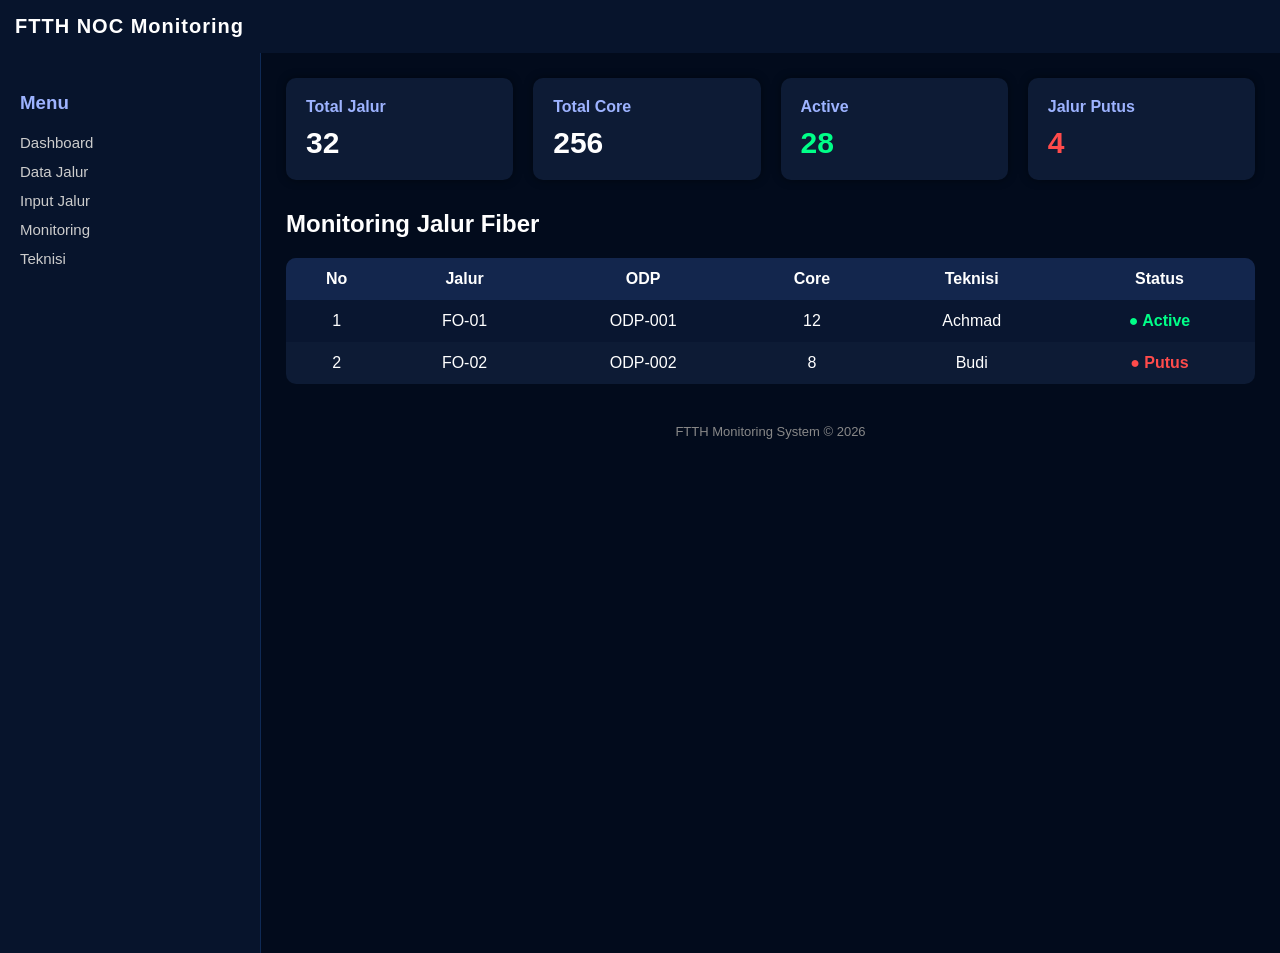
<file: index.html>
<!DOCTYPE html>
<html>
<head>
<title>FTTH NOC Monitoring</title>

<meta name="viewport" content="width=device-width, initial-scale=1">

<style>

body{
margin:0;
font-family:Arial;
background:#020b1c;
color:white;
}

/* HEADER */

header{
background:#07142c;
padding:15px;
font-size:20px;
font-weight:bold;
letter-spacing:1px;
}

/* LAYOUT */

.container{
display:flex;
min-height:100vh;
}

/* SIDEBAR */

.sidebar{
width:220px;
background:#07142c;
padding:20px;
border-right:1px solid #0f2a55;
}

.sidebar h3{
margin-bottom:20px;
color:#9db3ff;
}

.sidebar a{
display:block;
color:#ccc;
text-decoration:none;
margin:12px 0;
font-size:15px;
transition:0.3s;
}

.sidebar a:hover{
color:#00eaff;
padding-left:5px;
}

/* MAIN */

.main{
flex:1;
padding:25px;
}

/* CARDS */

.cards{
display:grid;
grid-template-columns:repeat(auto-fit,minmax(200px,1fr));
gap:20px;
margin-bottom:30px;
}

.card{
background:#0d1b35;
padding:20px;
border-radius:10px;
box-shadow:0 0 10px rgba(0,0,0,0.4);
transition:0.3s;
}

.card:hover{
transform:translateY(-3px);
}

.card h3{
margin:0;
font-size:16px;
color:#9db3ff;
}

.card p{
font-size:30px;
margin:10px 0 0;
font-weight:bold;
}

/* TABLE */

table{
width:100%;
border-collapse:collapse;
background:#0d1b35;
border-radius:10px;
overflow:hidden;
}

th,td{
padding:12px;
text-align:center;
}

th{
background:#13264d;
}

tr:nth-child(even){
background:#091630;
}

/* STATUS */

.active{
color:#00ff88;
font-weight:bold;
}

.putus{
color:#ff4b4b;
font-weight:bold;
}

/* FOOTER */

footer{
margin-top:40px;
text-align:center;
color:#888;
font-size:13px;
}

/* RESPONSIVE */

@media(max-width:768px){

.container{
flex-direction:column;
}

.sidebar{
width:100%;
display:flex;
overflow:auto;
}

.sidebar a{
margin-right:15px;
}

}

</style>
</head>
  <link rel="manifest" href="manifest.json">
<meta name="theme-color" content="#07142c">

<body>

<header>FTTH NOC Monitoring</header>

<div class="container">

<div class="sidebar">
<h3>Menu</h3>
<a href="index.html">Dashboard</a>
<a href="data-jalur.html">Data Jalur</a>
<a href="input-jalur.html">Input Jalur</a>
<a href="monitoring.html">Monitoring</a>
<a href="teknisi.html">Teknisi</a>
</div>

<div class="main">

<div class="cards">

<div class="card">
<h3>Total Jalur</h3>
<p>32</p>
</div>

<div class="card">
<h3>Total Core</h3>
<p>256</p>
</div>

<div class="card">
<h3>Active</h3>
<p style="color:#00ff88;">28</p>
</div>

<div class="card">
<h3>Jalur Putus</h3>
<p style="color:#ff4b4b;">4</p>
</div>

</div>

<h2>Monitoring Jalur Fiber</h2>

<table>

<tr>
<th>No</th>
<th>Jalur</th>
<th>ODP</th>
<th>Core</th>
<th>Teknisi</th>
<th>Status</th>
</tr>

<tr>
<td>1</td>
<td>FO-01</td>
<td>ODP-001</td>
<td>12</td>
<td>Achmad</td>
<td class="active">● Active</td>
</tr>

<tr>
<td>2</td>
<td>FO-02</td>
<td>ODP-002</td>
<td>8</td>
<td>Budi</td>
<td class="putus">● Putus</td>
</tr>

</table>

<footer>
FTTH Monitoring System © 2026
</footer>

</div>
</div>

</body>
</html>
</file>
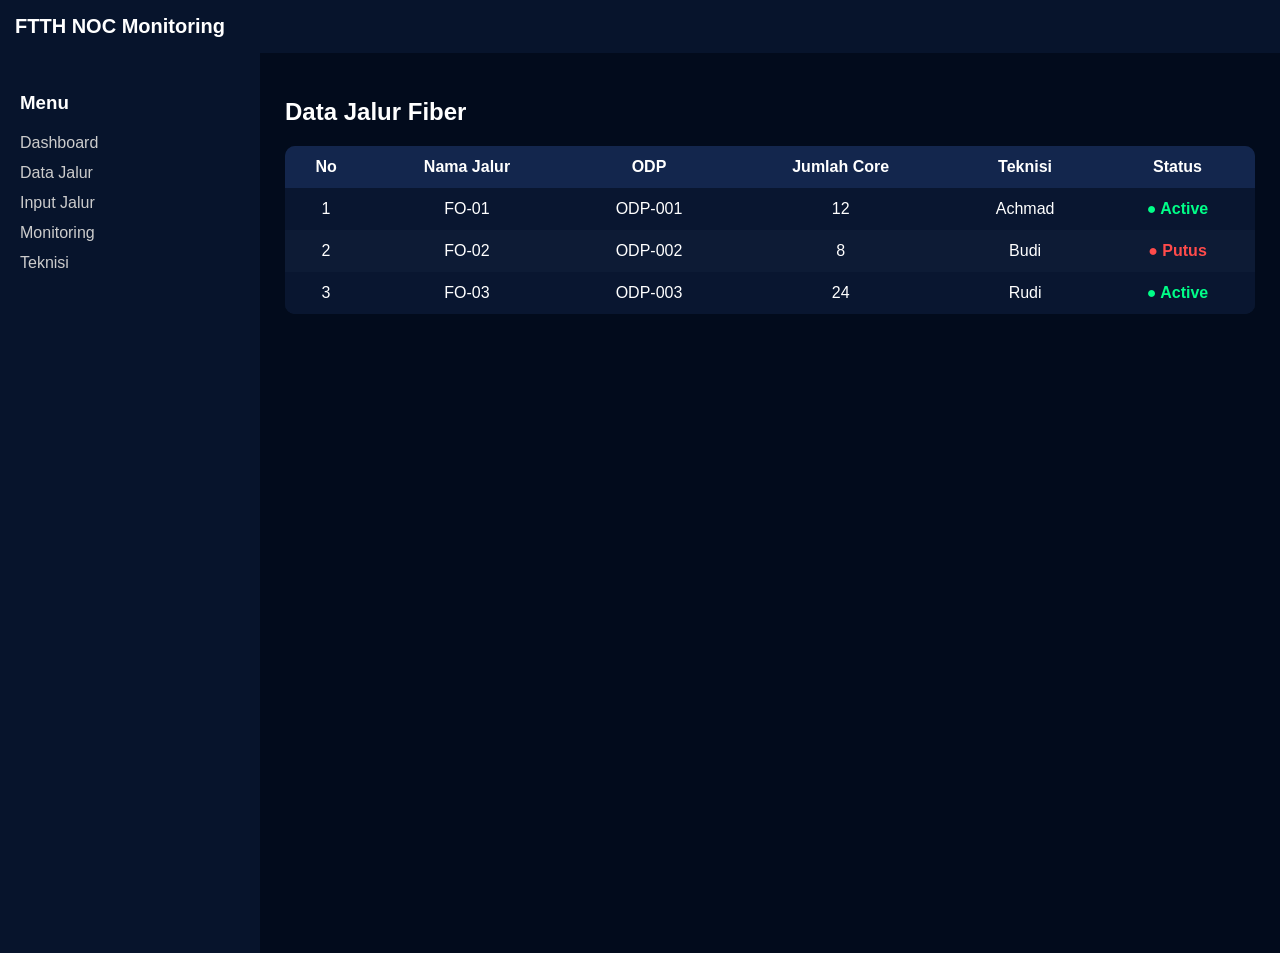
<file: data-jalur.html>
<!DOCTYPE html>
<html>
<head>
<title>Data Jalur Fiber</title>

<style>

body{
margin:0;
font-family:Arial;
background:#020b1c;
color:white;
}

header{
background:#07142c;
padding:15px;
font-size:20px;
font-weight:bold;
}

.container{
display:flex;
min-height:100vh;
}

/* SIDEBAR */

.sidebar{
width:220px;
background:#07142c;
padding:20px;
}

.sidebar h3{
margin-bottom:20px;
}

.sidebar a{
display:block;
color:#ccc;
text-decoration:none;
margin:12px 0;
}

.sidebar a:hover{
color:#00eaff;
}

/* MAIN */

.main{
flex:1;
padding:25px;
}

/* TABLE */

table{
width:100%;
border-collapse:collapse;
background:#0d1b35;
border-radius:10px;
overflow:hidden;
}

th,td{
padding:12px;
text-align:center;
}

th{
background:#13264d;
}

tr:nth-child(even){
background:#091630;
}

.active{
color:#00ff88;
font-weight:bold;
}

.putus{
color:#ff4b4b;
font-weight:bold;
}

</style>
</head>

<body>

<header>FTTH NOC Monitoring</header>

<div class="container">

<div class="sidebar">

<h3>Menu</h3>

<a href="index.html">Dashboard</a>
<a href="data-jalur.html">Data Jalur</a>
<a href="input-jalur.html">Input Jalur</a>
<a href="monitoring.html">Monitoring</a>
<a href="teknisi.html">Teknisi</a>

</div>

<div class="main">

<h2>Data Jalur Fiber</h2>

<table>

<tr>
<th>No</th>
<th>Nama Jalur</th>
<th>ODP</th>
<th>Jumlah Core</th>
<th>Teknisi</th>
<th>Status</th>
</tr>

<tr>
<td>1</td>
<td>FO-01</td>
<td>ODP-001</td>
<td>12</td>
<td>Achmad</td>
<td class="active">● Active</td>
</tr>

<tr>
<td>2</td>
<td>FO-02</td>
<td>ODP-002</td>
<td>8</td>
<td>Budi</td>
<td class="putus">● Putus</td>
</tr>

<tr>
<td>3</td>
<td>FO-03</td>
<td>ODP-003</td>
<td>24</td>
<td>Rudi</td>
<td class="active">● Active</td>
</tr>

</table>

</div>
</div>

</body>
</html>
</file>
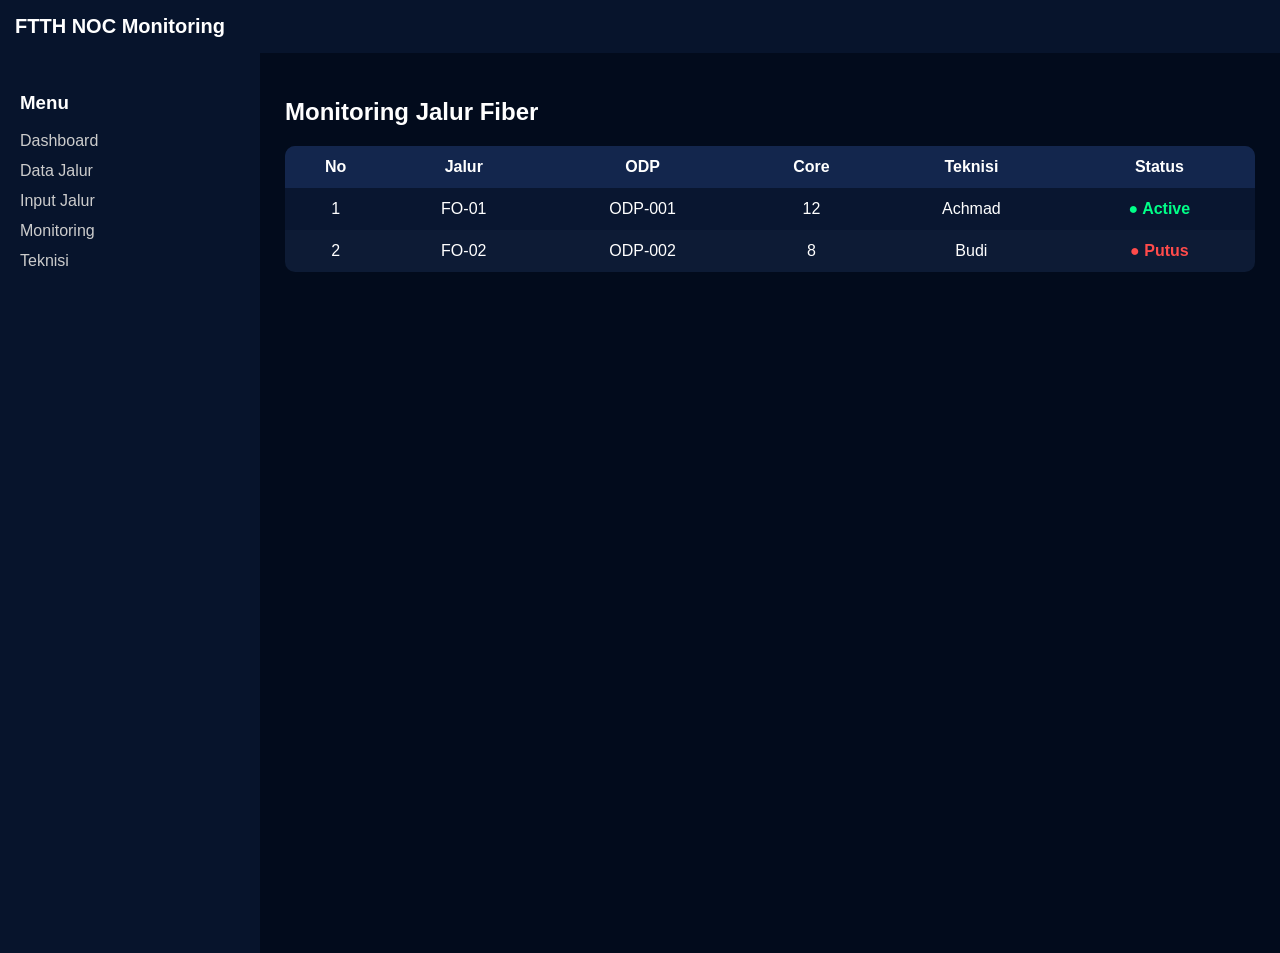
<file: monitoring.html>
<!DOCTYPE html>
<html>
<head>
<title>Monitoring Fiber</title>

<style>

body{
margin:0;
font-family:Arial;
background:#020b1c;
color:white;
}

header{
background:#07142c;
padding:15px;
font-size:20px;
font-weight:bold;
}

.container{
display:flex;
min-height:100vh;
}

/* SIDEBAR */

.sidebar{
width:220px;
background:#07142c;
padding:20px;
}

.sidebar a{
display:block;
color:#ccc;
text-decoration:none;
margin:12px 0;
}

.sidebar a:hover{
color:#00eaff;
}

/* MAIN */

.main{
flex:1;
padding:25px;
}

/* TABLE */

table{
width:100%;
border-collapse:collapse;
background:#0d1b35;
border-radius:10px;
overflow:hidden;
}

th,td{
padding:12px;
text-align:center;
}

th{
background:#13264d;
}

tr:nth-child(even){
background:#091630;
}

.active{
color:#00ff88;
font-weight:bold;
}

.putus{
color:#ff4b4b;
font-weight:bold;
}

</style>
</head>

<body>

<header>FTTH NOC Monitoring</header>

<div class="container">

<div class="sidebar">

<h3>Menu</h3>

<a href="index.html">Dashboard</a>
<a href="data-jalur.html">Data Jalur</a>
<a href="input-jalur.html">Input Jalur</a>
<a href="monitoring.html">Monitoring</a>
<a href="teknisi.html">Teknisi</a>

</div>

<div class="main">

<h2>Monitoring Jalur Fiber</h2>

<table>

<tr>
<th>No</th>
<th>Jalur</th>
<th>ODP</th>
<th>Core</th>
<th>Teknisi</th>
<th>Status</th>
</tr>

<tr>
<td>1</td>
<td>FO-01</td>
<td>ODP-001</td>
<td>12</td>
<td>Achmad</td>
<td class="active">● Active</td>
</tr>

<tr>
<td>2</td>
<td>FO-02</td>
<td>ODP-002</td>
<td>8</td>
<td>Budi</td>
<td class="putus">● Putus</td>
</tr>

</table>

</div>
</div>

</body>
</html>
</file>
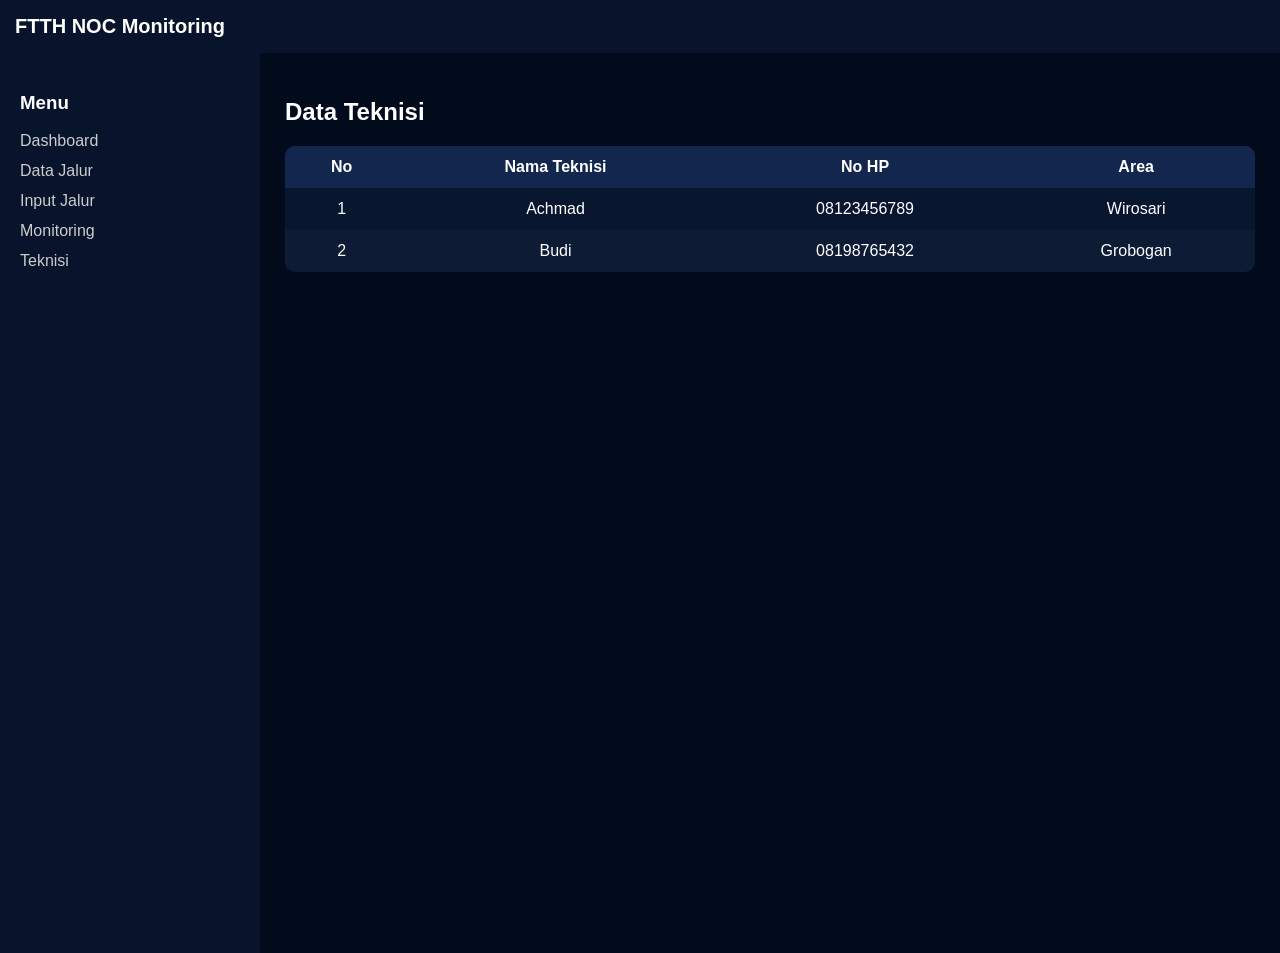
<file: teknisi.html>
<!DOCTYPE html>
<html>
<head>
<title>Data Teknisi</title>

<style>

body{
margin:0;
font-family:Arial;
background:#020b1c;
color:white;
}

header{
background:#07142c;
padding:15px;
font-size:20px;
font-weight:bold;
}

.container{
display:flex;
min-height:100vh;
}

/* SIDEBAR */

.sidebar{
width:220px;
background:#07142c;
padding:20px;
}

.sidebar a{
display:block;
color:#ccc;
text-decoration:none;
margin:12px 0;
}

.sidebar a:hover{
color:#00eaff;
}

/* MAIN */

.main{
flex:1;
padding:25px;
}

/* TABLE */

table{
width:100%;
border-collapse:collapse;
background:#0d1b35;
border-radius:10px;
overflow:hidden;
}

th,td{
padding:12px;
text-align:center;
}

th{
background:#13264d;
}

tr:nth-child(even){
background:#091630;
}

</style>
</head>

<body>

<header>FTTH NOC Monitoring</header>

<div class="container">

<div class="sidebar">

<h3>Menu</h3>

<a href="index.html">Dashboard</a>
<a href="data-jalur.html">Data Jalur</a>
<a href="input-jalur.html">Input Jalur</a>
<a href="monitoring.html">Monitoring</a>
<a href="teknisi.html">Teknisi</a>

</div>

<div class="main">

<h2>Data Teknisi</h2>

<table>

<tr>
<th>No</th>
<th>Nama Teknisi</th>
<th>No HP</th>
<th>Area</th>
</tr>

<tr>
<td>1</td>
<td>Achmad</td>
<td>08123456789</td>
<td>Wirosari</td>
</tr>

<tr>
<td>2</td>
<td>Budi</td>
<td>08198765432</td>
<td>Grobogan</td>
</tr>

</table>

</div>
</div>

</body>
</html>
</file>
